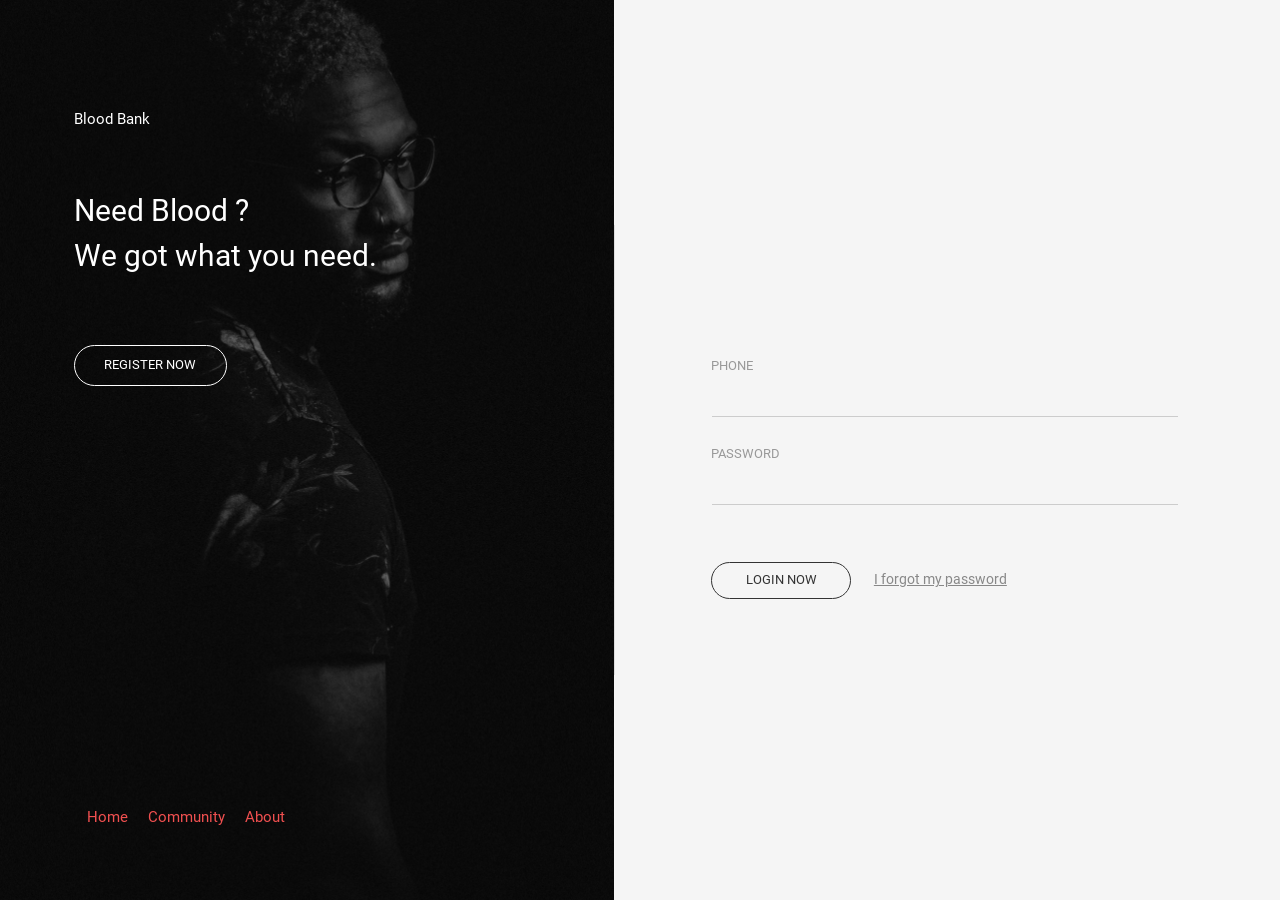
<file: user_login.html>
<html lang="fr">

    <head>
        <meta charset="UTF-8">
        <meta name="viewport" content="width=device-width, initial-scale=1.0">
        <meta http-equiv="X-UA-Compatible" content="ie=edge">
        <title>Blood Bank - Connexion</title>
        <link rel="stylesheet" type="text/css" href="assets/css/seekers.css">
        <link rel="stylesheet" type="text/css" href="assets/css/normalize.css">
        <script src="assets/js/jquery-3.2.1.js"></script>
        <script src="assets/js/main.js"></script>
        <script src="assets/js/user-login.js"></script>
    </head>
    
    <body>
                
        <section id="main">
            
            <div class="register-box">
                
                <div class="shadow"></div>

                <a href="index.html"><h2>Blood Bank</h2></a>
                <p class="manifest">Need Blood ?<br>We got what you need.</p>
                <button type="button" class="register-btn">REGISTER NOW</button>
                <div class="links">
                    <a href="index.html">Home</a>
                    <a href="#">Community</a>
                    <a href="#">About</a>
                </div>

            </div>
            
            <div class="middle-separator"></div>
            
            <div class="login-box">
                                
                <form class="login-form" id="login-form" method="post" action="php_code/user-login.php">
                    <label id="name-label" for="username" style="display:none">NAME</label><br>
                    <input type="text" id="username" name="username" style="display:none"><br>
                    <label id="group-label" for="bloodgroup" style="display:none">BLOOD GROUP</label><br>
                    <select name="bloodgroup" id="bloodgroup" style="display:none">
                        <option value="">Sélectionnez le groupe sanguin ...</option>
                        <option value="apositif">Groupe A+</option>
                        <option value="anegatif">Groupe A-</option>
                        <option value="bpositif">Groupe B+</option>
                        <option value="bnegatif">Groupe B-</option>
                        <option value="o">Groupe O</option>
                    </select><br>
                    <label for="user-phone">PHONE</label><br>
                    <input type="tel" id="user-phone" maxlength="9" name="phone"><br>
                    <label for="user-password">PASSWORD</label><br>
                    <input type="password" id="user-password" name="password"><br>
                    <button type="button" class="login-button">LOGIN NOW</button>
                    <a href="#" class="recover-password">I forgot my password</a>
                </form>
                
            </div>
            
        </section>
    
    </body>
    
</html>
</file>
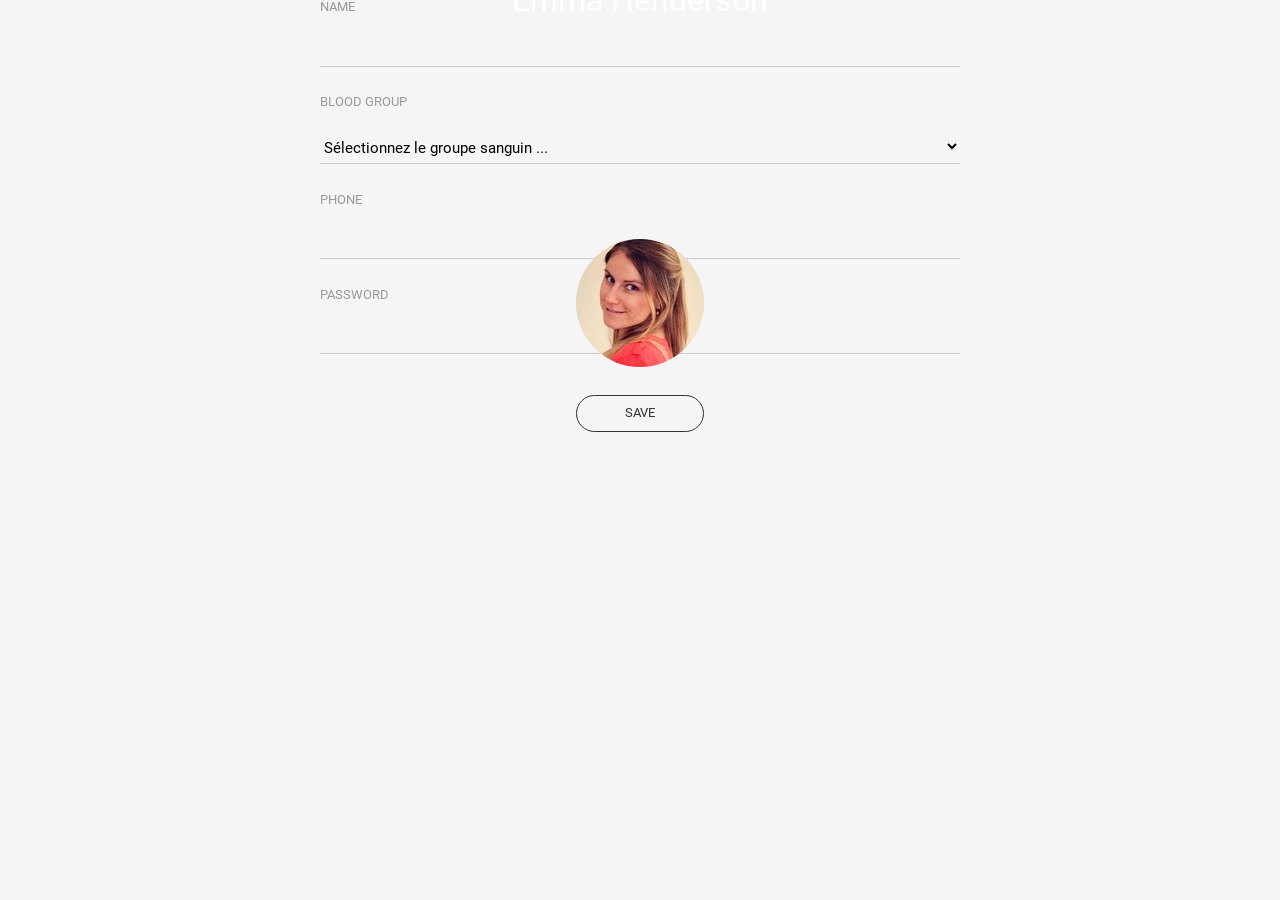
<file: user_profile.html>
<!DOCTYPE html>
<html lang="en">
<head>
    <meta charset="UTF-8">
    <meta name="viewport" content="width=device-width, initial-scale=1.0">
    <meta http-equiv="X-UA-Compatible" content="ie=edge">
    <title>Document</title>
</head>
<body>
    
</body>
</html>
<html lang="en">

<head>
    <meta charset="UTF-8">
    <meta name="viewport" content="width=device-width, initial-scale=1.0">
    <meta http-equiv="X-UA-Compatible" content="ie=edge">
    <title>Profile Editing</title>
    <link rel="stylesheet" type="text/css" href="assets/css/profile.css">
    <link rel="stylesheet" type="text/css" href="assets/css/normalize.css">
    <script src="assets/js/jquery-3.2.1.js"></script>
    <script src="assets/js/main.js"></script>
</head>

<body>

    <div class="profile-header">

        <div class="profile-shadow"></div>
        <h1 class="user-name">Emma Henderson</h1>
        <img src="assets/images/pp/EmmaHenderson.jpg" alt="profile-pic">

    </div>

    <div class="profile-section">
        
        <label id="name-label" for="username">NAME</label><br>
        <input type="text" id="username" name="username"><br>

        <label id="group-label" for="bloodgroup">BLOOD GROUP</label><br>
        <select name="bloodgroup" id="bloodgroup">
            <option value="">Sélectionnez le groupe sanguin ...</option>
            <option value="apositif">Groupe A+</option>
            <option value="anegatif">Groupe A-</option>
            <option value="bpositif">Groupe B+</option>
            <option value="bnegatif">Groupe B-</option>
            <option value="o">Groupe O</option>
        </select><br>

        <label for="user-phone">PHONE</label><br>
        <input type="tel" id="user-phone" maxlength="9" name="phone"><br>

        <label for="user-password">PASSWORD</label><br>
        <input type="password" id="user-password" name="password"><br>

        <button type="button" class="save-btn">SAVE</button>

    </div>

</body>

</html>
</file>
<file: assets/css/seekers.css>
@font-face {
    font-family: 'Roboto';
    src: url('../fonts/Roboto/Roboto-Regular.ttf');
}

* {
    font-family: 'Roboto', 'Arcon', 'Advent Pro', 'Segoe UI', 'Tahoma', sans-serif;
}

body {
    background: whitesmoke;
    display: flex;
    flex-direction: column;
    overflow-x: hidden;
    height: 100%;
}

section#main {
    height: 100%;
    width: 100%;
    display: flex;
}

section#main div.register-box {
    flex: 1;
    display: flex;
    flex-direction: column;
    background: url('../images/donors_bg2.jpg') center no-repeat;
    background-size: cover;
    color: white;
}

section#main div.register-box:nth-child(1n) {
    z-index: 1;
}

section#main div.register-box a,
section#main div.register-box a:link,
section#main div.register-box a:visited {
    text-decoration: none;
    color: white;
}

section#main div.register-box h2 {
    margin-top: 18%;
    margin-bottom: 5%;
    margin-left: 12%;
    font-size: 15px;
    font-family: 'Roboto', 'Arcon', 'Advent Pro', 'Segoe UI', 'Tahoma', sans-serif;
    font-weight: 400;
}

section#main div.register-box p {
    font-family: 'Roboto', 'Arcon', 'Advent Pro', 'Segoe UI', 'Tahoma', sans-serif;
    font-size: 30px;
    margin-left: 12%;
    font-weight: 300;
    line-height: 45px;
}

section#main div.register-box button.register-btn {
    margin-left: 12%;
    margin-top: 6%;
    padding: 12px;
    width: 25%;
    font-size: 13px;
    background: transparent;
    color: white;
    border: 1px solid white;
    border-radius: 50px;
    font-family: 'Roboto', 'Arcon', 'Advent Pro', 'Segoe UI', 'Tahoma', sans-serif;
    transition: all .3s;
}

section#main div.register-box button.register-btn:hover {
    border-color: #D13B3B;
    background: #D13B3B;
    transition: all .3s;
}

section#main div.register-box div.links {
    width: 50%;
    position: absolute;
    bottom: 0;
    margin-bottom: 5%;
    margin-left: 6%;
    display: flex;
    flex-direction: row;
}

section#main div.register-box div.links a,
section#main div.register-box div.links a:link,
section#main div.register-box div.links a:default,
section#main div.register-box div.links a:visited {
    text-decoration: none;
    color: #F15050;
    margin: 10px;
    font-family: 'Roboto', 'Arcon', 'Advent Pro', 'Segoe UI', 'Tahoma', sans-serif;
    font-size: 15px;
}

section#main div.register-box div.links a:hover {
    color: #D13B3B;
}

section#main div.register-box div.shadow {
    position: absolute;
    top: 0;
    left: 0;
    height: 100%;
    background: rgba(0, 0, 0, .5);
    z-index: -1;
}

section#main div.middle-separator {
    width: 1px;
    background: #ddd;
    height: 50%;
    align-self: center;
}

section#main div.login-box {
    flex: 1;
    display: flex;
    flex-direction: column;
    justify-content: center;
    margin: 15% 2%;
}

section#main div.login-box form.login-form label {
    color: #999;
    width: 100%;
    text-align: left;
    font-size: 13px;
    margin-left: 2%;
    font-family: 'Roboto', 'Arcon', 'Advent Pro', 'Segoe UI', 'Tahoma', sans-serif;
}

section#main div.login-box form.login-form {
    margin-left: 10%;
    margin-right: 14%;
}

section#main div.login-box form.login-form input {
    background: whitesmoke;
    width: 100%;
    font-size: 15px;
    padding: 10px 0 5px 0;
    margin: 10px;
    border: none;
    border-bottom: solid 1px #ccc;
    font-family: 'Roboto', 'Arcon', 'Advent Pro', 'Segoe UI', 'Tahoma', sans-serif;
    transition: border .1s;
}

section#main div.login-box form.login-form input#user-phone,
section#main div.login-box form.login-form input#username,
section#main div.login-box form.login-form select#bloodgroup {
    margin-bottom: 30px;
}

section#main div.login-box form.login-form input:focus {
    border-bottom: solid 2px #222;
    transition: border 0.1s;
}

section#main div.login-box form.login-form a,
section#main div.login-box form.login-form a:default,
section#main div.login-box form.login-form a:link,
section#main div.login-box form.login-form a:visited {
    color: #888;
    font-size: 14px;
}

section#main div.login-box form.login-form a:hover {
    color: #444;
}

section#main div.login-box form.login-form button {
    margin: 10% 4% 0 2%;
    padding: 10px;
    width: 30%;
    color: #333;
    background: whitesmoke;
    border: solid 1px #333;
    border-radius: 50px;
    font-family: 'Roboto', 'Arcon', 'Advent Pro', 'Segoe UI', 'Tahoma', sans-serif;
    font-size: 13px;
    transition: all .3s;
}

section#main div.login-box form.login-form button:hover {
    background: #D13B3B;
    color: whitesmoke;
    border-color: #D13B3B;
    transition: all .3s;
}

section#main div.login-box {
    flex: 1;
    display: flex;
    flex-direction: column;
    justify-content: center;
    margin: 15% 2%;
}

section#main div.login-box form.login-form label {
    color: #999;
    width: 100%;
    text-align: left;
    font-size: 13px;
    margin-left: 2%;
    font-family: 'Roboto', 'Arcon', 'Advent Pro', 'Segoe UI', 'Tahoma', sans-serif;
}

section#main div.login-box form.login-form {
    margin-left: 10%;
    margin-right: 14%;
}

section#main div.login-box form.login-form input,
section#main div.login-box form.login-form select {
    background: whitesmoke;
    width: 100%;
    font-size: 15px;
    padding: 10px 0 5px 0;
    margin: 10px;
    border: none;
    border-bottom: solid 1px #ccc;
    font-family: 'Roboto', 'Arcon', 'Advent Pro', 'Segoe UI', 'Tahoma', sans-serif;
    transition: border .1s;
}

section#main div.login-box form.login-form input#username {
    margin-bottom: 30px;
}

section#main div.login-box form.login-form input:focus {
    border-bottom: solid 2px #222;
    transition: border 0.1s;
}

section#main div.login-box form.login-form a,
section#main div.login-box form.login-form a:default,
section#main div.login-box form.login-form a:link,
section#main div.login-box form.login-form a:visited {
    color: #888;
    font-size: 14px;
}

section#main div.login-box form.login-form a:hover {
    color: #444;
}

section#main div.login-box form.login-form button {
    margin: 10% 4% 0 2%;
    padding: 10px;
    width: 30%;
    color: #333;
    background: whitesmoke;
    border: solid 1px #333;
    border-radius: 50px;
    font-family: 'Roboto', 'Arcon', 'Advent Pro', 'Segoe UI', 'Tahoma', sans-serif;
    font-size: 13px;
    transition: all .3s;
}

section#main div.login-box form.login-form button:hover {
    background: #D13B3B;
    color: whitesmoke;
    border-color: #D13B3B;
    transition: all .3s;
}

section#menu {
    background: #13181D;
    width: 100%;
    height: 100%;
    position: absolute;
    top: 0;
    left: 0;
    display: flex;
    flex-direction: column;
}

section#menu img {
    height: 32px;
}

section#menu img.back-button {
    position: absolute;
    top: 4%;
    left: 3%;
}

section#menu img.menu-logo {
    position: absolute;
    top: 4%;
    right: 3%;
}

section#menu div.menu-items {
    display: flex;
    flex-direction: column;
    height: 100%;
    align-items: center;
    justify-content: center;
}

section#menu div.menu-items a,
section#menu div.menu-items a:active,
section#menu div.menu-items a:link,
section#menu div.menu-items a:default,
section#menu div.menu-items a:visited {
    text-decoration: none;
    color: white;
    font-size: 35px;
    margin: 20px 0;
}

section#menu div.menu-items a:hover {
    color: #ccc;
}

section#menu p.copy {
    text-align: center;
    color: white;
}

section#menu p.copy a:link,
section#menu p.copy a:default,
section#menu p.copy a:visited {
    text-decoration: none;
    color: #aaa;
}

section#menu p.copy a:hover {
    color: whitesmoke;
}
</file>
<file: assets/css/profile.css>
@font-face {
    font-family: 'Roboto';
    src: url('../fonts/Roboto/Roboto-Regular.ttf');
}

* {
    font-family: 'Roboto', 'Segoe UI', sans-serif;
}

body {
    background: whitesmoke;
    display: flex;
    flex-direction: column;
}

div.profile-header {
    flex: 1;
    background: url('../images/donors_bg2.jpg') center no-repeat;
    background-size: cover;
    color: white;
    display: flex;
    flex-direction: column;
    justify-content: center;
    align-items: center;
    height: 40%;
}

div.profile-header div.profile-shadow {
    position: absolute;
    top: 0;
    left: 0;
    background: rgba(0, 0, 0, .5);
    height: 33.1%;
    width: 100%;
    z-index: 0;
}

div.profile-header h1.user-name {
    font-weight: lighter;
    position: absolute;
}

div.profile-header img {
    width: 128px;
    border-radius: 500px;
    position: absolute;
    top: 26.5%;
}

div.profile-section {
    flex: 2;
    display: flex;
    flex-direction: column;
    justify-content: center;
    align-items: center;
}

div.profile-section label {
    color: #999;
    width: 50%;
    text-align: left;
    font-size: 13px;
    font-family: 'Roboto', 'Arcon', 'Advent Pro', 'Segoe UI', 'Tahoma', sans-serif;
}

div.profile-section input, div.profile-section select {
    background: whitesmoke;
    width: 50%;
    font-size: 15px;
    padding: 10px 0 5px 0;
    margin: 0 10px 10px 10px;
    border: none;
    border-bottom: solid 1px #ccc;
    font-family: 'Roboto', 'Arcon', 'Advent Pro', 'Segoe UI', 'Tahoma', sans-serif;
    transition: border .1s;
}

div.profile-section button {
    margin-top: 1%;
    padding: 10px;
    width: 10%;
    color: #333;
    background: whitesmoke;
    border: solid 1px #333;
    border-radius: 50px;
    font-family: 'Roboto', 'Arcon', 'Advent Pro', 'Segoe UI', 'Tahoma', sans-serif;
    font-size: 13px;
    transition: all .3s;
}

div.profile-section button:hover {
    background: #D13B3B;
    color: whitesmoke;
    border-color: #D13B3B;
    transition: all .3s;
}
</file>
